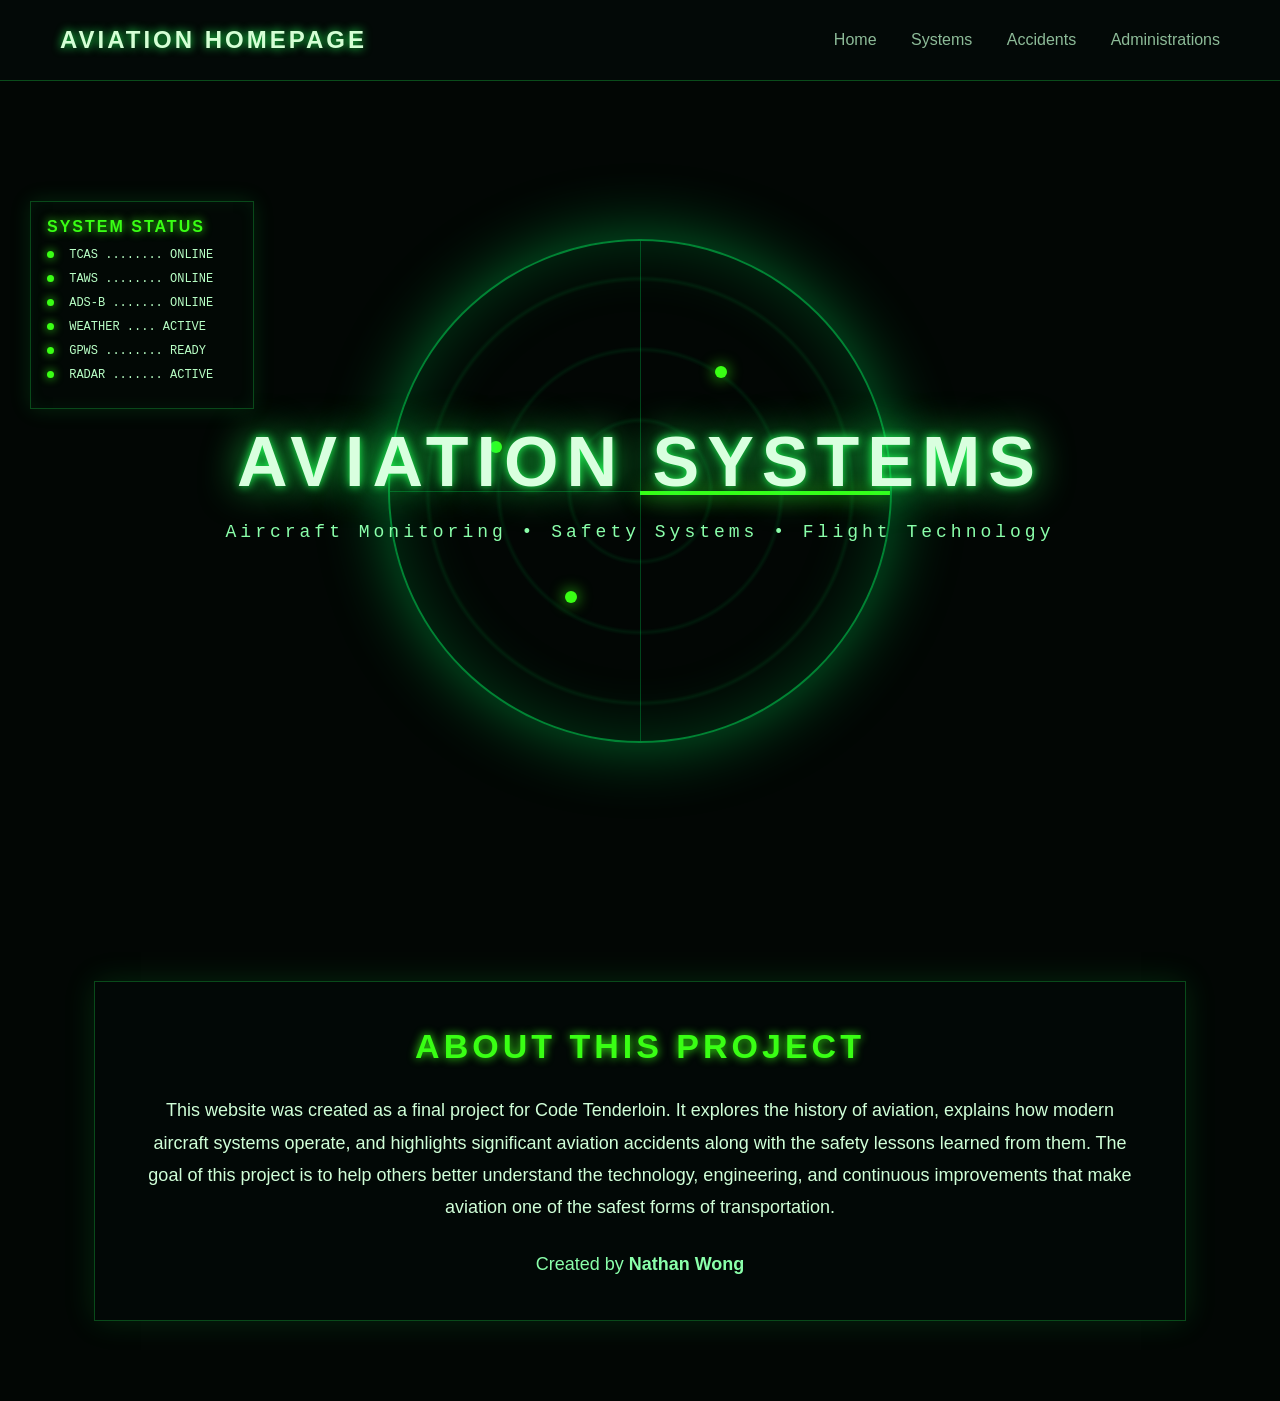
<file: index.html>
<!DOCTYPE html>
<html>

<head>
<title>Aviation</title>
<link rel="stylesheet" href="style.css">
<link rel="icon" type="image/jpeg" href="https://img.icons8.com/ios7/1200/airplane-take-off.jpg">
</head>

<body>

<nav class="navbar">

<div class="logo">
AVIATION HOMEPAGE
</div>

<div class="nav-links">
<a href="index.html">Home</a>
<a href="systems.html">Systems</a>
<a href="accidents.html">Accidents</a>
<a href="organ.html">Administrations</a>
</div>

</nav>


<section class="hero">


<div class="radar">

<div class="sweep"></div>

<div class="blip b1"></div>
<div class="blip b2"></div>
<div class="blip b3"></div>

</div>


<div class="hero-content">

<h1>
AVIATION SYSTEMS
</h1>

<p>
Aircraft Monitoring • Safety Systems • Flight Technology
</p>

</div>



<div class="status-panel">

<h2>
SYSTEM STATUS
</h2>


<div class="status-item">
<span class="dot online"></span>
TCAS ........ ONLINE
</div>


<div class="status-item">
<span class="dot online"></span>
TAWS ........ ONLINE
</div>


<div class="status-item">
<span class="dot online"></span>
ADS-B ....... ONLINE
</div>


<div class="status-item">
<span class="dot online"></span>
WEATHER .... ACTIVE
</div>


<div class="status-item">
<span class="dot online"></span>
GPWS ........ READY
</div>


<div class="status-item">
<span class="dot online"></span>
RADAR ....... ACTIVE
</div>


</div>


</section>



<section class="about-section">

<h2>
ABOUT THIS PROJECT
</h2>


<p>
This website was created as a final project for Code Tenderloin. It explores the history of aviation, explains how modern aircraft systems operate, and highlights significant aviation accidents along with the safety lessons learned from them. The goal of this project is to help others better understand the technology, engineering, and continuous improvements that make aviation one of the safest forms of transportation.
</p>


<div class="creator">
Created by <strong>Nathan Wong</strong>
</div>


</section>



<script>

let systems=document.querySelectorAll(".status-item");

let names=[
"TCAS ........ ONLINE",
"TAWS ........ ONLINE",
"ADS-B ....... ONLINE",
"WEATHER .... ACTIVE",
"GPWS ........ READY",
"RADAR ....... ACTIVE"
];


setInterval(()=>{

let random=Math.floor(Math.random()*systems.length);

systems[random].innerHTML =
'<span class="dot warning"></span> SYSTEM .... WARNING';


setTimeout(()=>{

systems[random].innerHTML =
'<span class="dot online"></span>'+names[random];

},4000);


},8000);


</script>


</body>

</html>
</file>
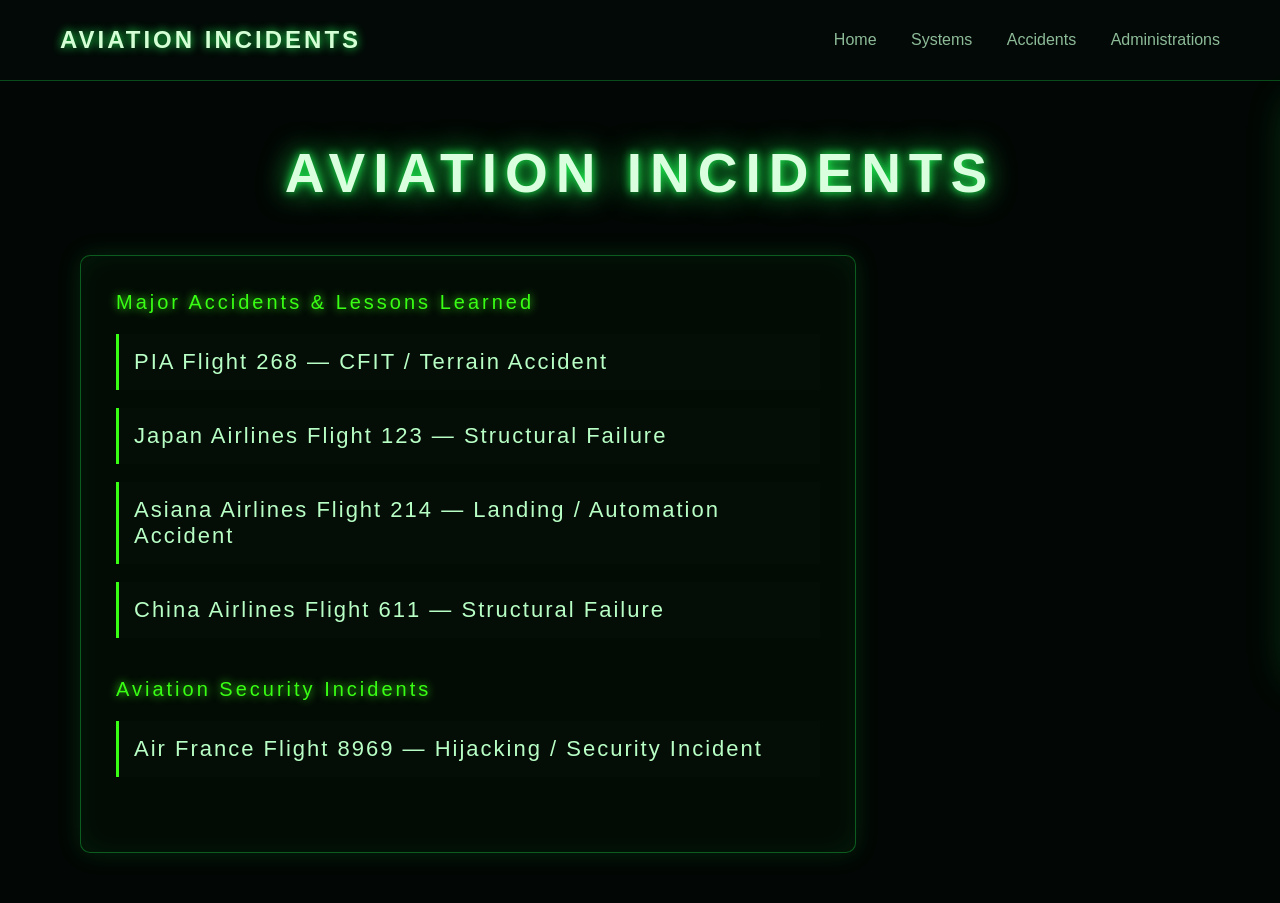
<file: accidents.html>
<!DOCTYPE html>
<html>
<head>
<title>Aviation Incidents</title>
<link rel="stylesheet" href="accidents.css">
<link rel="icon" type="image/jpeg" href="https://img.icons8.com/ios7/1200/airplane-take-off.jpg">
</head>

<body>

<nav class="navbar">
<div class="logo">
AVIATION INCIDENTS
</div>

<div class="nav-links">
<a href="index.html">Home</a>
<a href="systems.html">Systems</a>
<a href="accidents.html">Accidents</a>
<a href="organ.html">Administrations</a>
</div>
</nav>

<h1 class="title">
AVIATION INCIDENTS
</h1>

<div class="accident-box">

<div class="category-title">
Major Accidents & Lessons Learned
</div>

<div class="accident-grid">

<div class="accident-item" onclick="openAccident('PIA Flight 268')">
PIA Flight 268 — CFIT / Terrain Accident
</div>

<div class="accident-item" onclick="openAccident('Japan Airlines Flight 123')">
Japan Airlines Flight 123 — Structural Failure
</div>

<div class="accident-item" onclick="openAccident('Asiana Flight 214')">
Asiana Airlines Flight 214 — Landing / Automation Accident
</div>

<div class="accident-item" onclick="openAccident('China Airlines Flight 611')">
China Airlines Flight 611 — Structural Failure
</div>

</div>

<div class="category-title">
Aviation Security Incidents
</div>

<div class="accident-grid">

<div class="accident-item" onclick="openAccident('Air France 8969')">
Air France Flight 8969 — Hijacking / Security Incident
</div>

</div>

</div>

<div id="accident-panel">

<button id="close-btn" onclick="closeAccident()">✕</button>

<h2 id="accident-title">
Select an Incident
</h2>

<p id="accident-text">
Click an incident to view details.
</p>

</div>


<script>

function openAccident(accident){

let title=document.getElementById("accident-title");
let text=document.getElementById("accident-text");
let panel=document.getElementById("accident-panel");

panel.classList.add("show");

let information={

"PIA Flight 268":

`
<b>PIA Flight 268 (1992) — CFIT / Terrain Accident</b><br><br>

<b>Aircraft:</b><br>
Airbus A300B4-203

<br><br>

<b>Date:</b><br>
September 28, 1992

<br><br>

<b>Route:</b><br>
Karachi, Pakistan → Kathmandu, Nepal

<br><br>

<b>Survivors:</b><br>
0

<br><br>

<b>Flight Crew:</b><br>
Captain: Iftikhar Janjua<br>
First Officer: Hassan Akhtar<br>
Flight Engineer: Muhammad Ashraf

<br><br>


<b>Fatalities:</b><br>
167 and crew members

<br><br>

<b>Category:</b><br>
Controlled Flight Into Terrain (CFIT)

<br><br>

<b>What Happened:</b><br>
Pakistan International Airlines Flight 268 was approaching Kathmandu International Airport, one of the world's most challenging airports because of the surrounding Himalayan terrain.

<br><br>

The Airbus A300 was performing a step-down approach where the aircraft had to descend at specific points while maintaining safe terrain clearance.

<br><br>

During the approach, the aircraft descended below the required altitude and continued toward rising terrain. The aircraft was operating normally, but the crew did not recognize the danger in time.

<br><br>

The aircraft struck a mountain south of Kathmandu Airport, killing everyone onboard.

<br><br>

<b>Cause:</b><br>
Incorrect altitude management, challenging terrain, and limited terrain awareness technology.

<br><br>

<b>Related Systems:</b><br>
GPWS, TAWS, EGPWS

<br><br>

<b>Lesson Learned:</b><br>
The accident showed the importance of terrain warning systems. Modern EGPWS uses GPS, terrain databases, and aircraft data to provide earlier warnings about dangerous terrain.
`,


"Asiana Flight 214":

`
<b>Asiana Airlines Flight 214 (2013) — Landing / Automation Accident</b><br><br>

<b>Aircraft:</b><br>
Boeing 777-200ER

<br><br>

<b>Date:</b><br>
July 6, 2013

<br><br>

<b>Route:</b><br>
Seoul, South Korea → San Francisco, United States

<br><br>

<b>Survivors:</b><br>
304

<br><br>

<b>Flight Crew:</b><br>
Captain: Lee Jeong-min (Training Captain)<br>
Captain: Son Dong-jin (Pilot Flying)<br>
First Officer: Lee Kang-kuk

<br><br>

<br><br>

<b>Fatalities:</b><br>
3 passengers

<br><br>

<b>Category:</b><br>
Landing Accident / Automation Management

<br><br>

<b>What Happened:</b><br>
Asiana Airlines Flight 214 was approaching San Francisco International Airport on a clear day when the aircraft became dangerously slow during the final approach.

<br><br>

The crew expected the aircraft's automated systems to help maintain the correct approach speed. However, the aircraft's speed decreased below the safe target, and the pilots did not recognize the problem early enough.

<br><br>

The Boeing 777 approached the runway too low and too slow. During the final seconds before landing, the crew attempted to perform a go-around, but there was not enough time to recover.

<br><br>

The aircraft struck the seawall before the runway, causing the tail section to separate. The aircraft slid across the runway before coming to a stop.

<br><br>

<b>Cause:</b><br>
Loss of airspeed awareness, insufficient monitoring of automation, and delayed decision to perform a go-around.

<br><br>

<b>Related Systems:</b><br>
Autothrottle, Flight Displays, Flight Controls, Stall Warning System

<br><br>

<b>Lesson Learned:</b><br>
The accident reinforced the importance of actively monitoring automation, maintaining manual flying skills, and following stabilized approach procedures.
`,



"Japan Airlines Flight 123":

`
<b>Japan Airlines Flight 123 (1985) — Structural Failure</b><br><br>

<b>Aircraft:</b><br>
Boeing 747SR

<br><br>

<b>Date:</b><br>
August 12, 1985

<br><br>

<b>Route:</b><br>
Tokyo Haneda → Osaka Itami

<br><br>

<b>Survivors:</b><br>
4

<br><br>

<b>Flight Crew:</b><br>
Captain: Masami Takahama<br>
First Officer: Yutaka Sasaki<br>
Flight Engineer: Hiroshi Fukuda

<br><br>

<br><br>

<b>Fatalities:</b><br>
520 passengers and crew

<br><br>

<b>Category:</b><br>
Aircraft Structural Failure

<br><br>

<b>What Happened:</b><br>
Japan Airlines Flight 123 suffered a catastrophic failure shortly after takeoff when the rear pressure bulkhead failed.

<br><br>

The failure caused explosive decompression and destroyed a large section of the aircraft's tail. The damage also severed most hydraulic systems, leaving the pilots with extremely limited control of the aircraft.

<br><br>

The crew fought to control the aircraft for more than 30 minutes using engine power and the remaining control abilities. Despite their efforts, the aircraft eventually crashed into the area of Mount Takamagahara.

<br><br>

Four passengers survived the accident, making it the deadliest single-aircraft accident in aviation history.

<br><br>

<b>Cause:</b><br>
A previous improper repair caused structural fatigue, weakening the rear pressure bulkhead until it failed during flight.

<br><br>

<b>Related Systems:</b><br>
Aircraft Structure, Hydraulic Systems, Flight Controls, Maintenance Systems

<br><br>

<b>Lesson Learned:</b><br>
The accident changed aircraft maintenance standards worldwide and increased focus on structural inspections, repair quality, and fatigue prevention.
`,


"China Airlines Flight 611":

`
<b>China Airlines Flight 611 (2002) — Structural Failure</b><br><br>

<b>Aircraft:</b><br>
Boeing 747-209B

<br><br>

<b>Date:</b><br>
May 25, 2002

<br><br>

<b>Route:</b><br>
Taipei, Taiwan → Hong Kong

<br><br>

<b>Survivors:</b><br>
0

<br><br>

<b>Flight Crew:</b><br>
Captain: Yi Ching-Fong<br>
First Officer: Shieh Yea-Shyong<br>
Flight Engineer: Chao Sen-Kuo

<br><br>

<br><br>

<b>Fatalities:</b><br>
225 passengers and crew

<br><br>

<b>Category:</b><br>
Aircraft Structural Failure / Maintenance Failure

<br><br>

<b>What Happened:</b><br>
China Airlines Flight 611 was cruising over the Taiwan Strait when the aircraft suddenly broke apart in mid-air.

<br><br>

The Boeing 747 had been operating normally before the accident. Investigators discovered that a previous tail strike incident years earlier had caused improper repairs to the aircraft's rear fuselage.

<br><br>

Over time, metal fatigue developed around the repaired area. The damage slowly spread until the aircraft structure could no longer withstand normal flight loads.

<br><br>

The aircraft separated at cruising altitude, causing all sections of the aircraft to fall into the ocean.

<br><br>

<b>Cause:</b><br>
Structural failure caused by metal fatigue from improper previous repairs.

<br><br>

<b>Related Systems:</b><br>
Aircraft Structure, Maintenance Systems, Structural Inspection

<br><br>

<b>Lesson Learned:</b><br>
The accident highlighted the importance of accurate maintenance records, proper repairs, and detailed inspections of aging aircraft structures.
`,



"Air France 8969":

`
<b>Air France Flight 8969 (1994) — Hijacking / Security Incident</b><br><br>

<b>Aircraft:</b><br>
Airbus A300B2-1C

<br><br>

<b>Date:</b><br>
December 24, 1994

<br><br>

<b>Route:</b><br>
Algiers, Algeria → Marseille, France

<br><br>



<b>Survivors:</b><br>
217 passengers and crew

<br><br>

<b>Flight Crew:</b><br>
Captain: Alain Bacos<br>
First Officer: Denis Allex<br>
Flight Engineer: Claude Valette

<br><br>

<b>Fatalities:</b><br>
3 passengers

<br><br>

<b>Category:</b><br>
Aviation Security / Aircraft Hijacking

<br><br>

<b>What Happened:</b><br>
Air France Flight 8969 was preparing to depart Algiers when four armed hijackers took control of the Airbus A300.

<br><br>

The hijackers held passengers and crew hostage for several hours while negotiations took place. The situation became increasingly dangerous as the attackers threatened to destroy the aircraft.

<br><br>

The aircraft was eventually moved to Marseille, France. French special forces from the GIGN prepared a rescue operation after determining that negotiations were no longer effective.

<br><br>

During the assault, the flight crew helped protect passengers and assisted authorities while the aircraft was secured. The operation successfully ended the hijacking and saved most people onboard.

<br><br>

<b>Cause:</b><br>
A deliberate terrorist hijacking attempt.

<br><br>

<b>Related Systems:</b><br>
Cockpit Security, Emergency Procedures, Airport Security

<br><br>

<b>Lesson Learned:</b><br>
The incident improved aviation security procedures, hijacking response planning, and cooperation between airlines, airports, and law enforcement.
`

};



title.innerHTML = accident;

text.innerHTML = information[accident];

}



function closeAccident(){

document.getElementById("accident-panel").classList.remove("show");

}

</script>

</body>

</html>
</file>
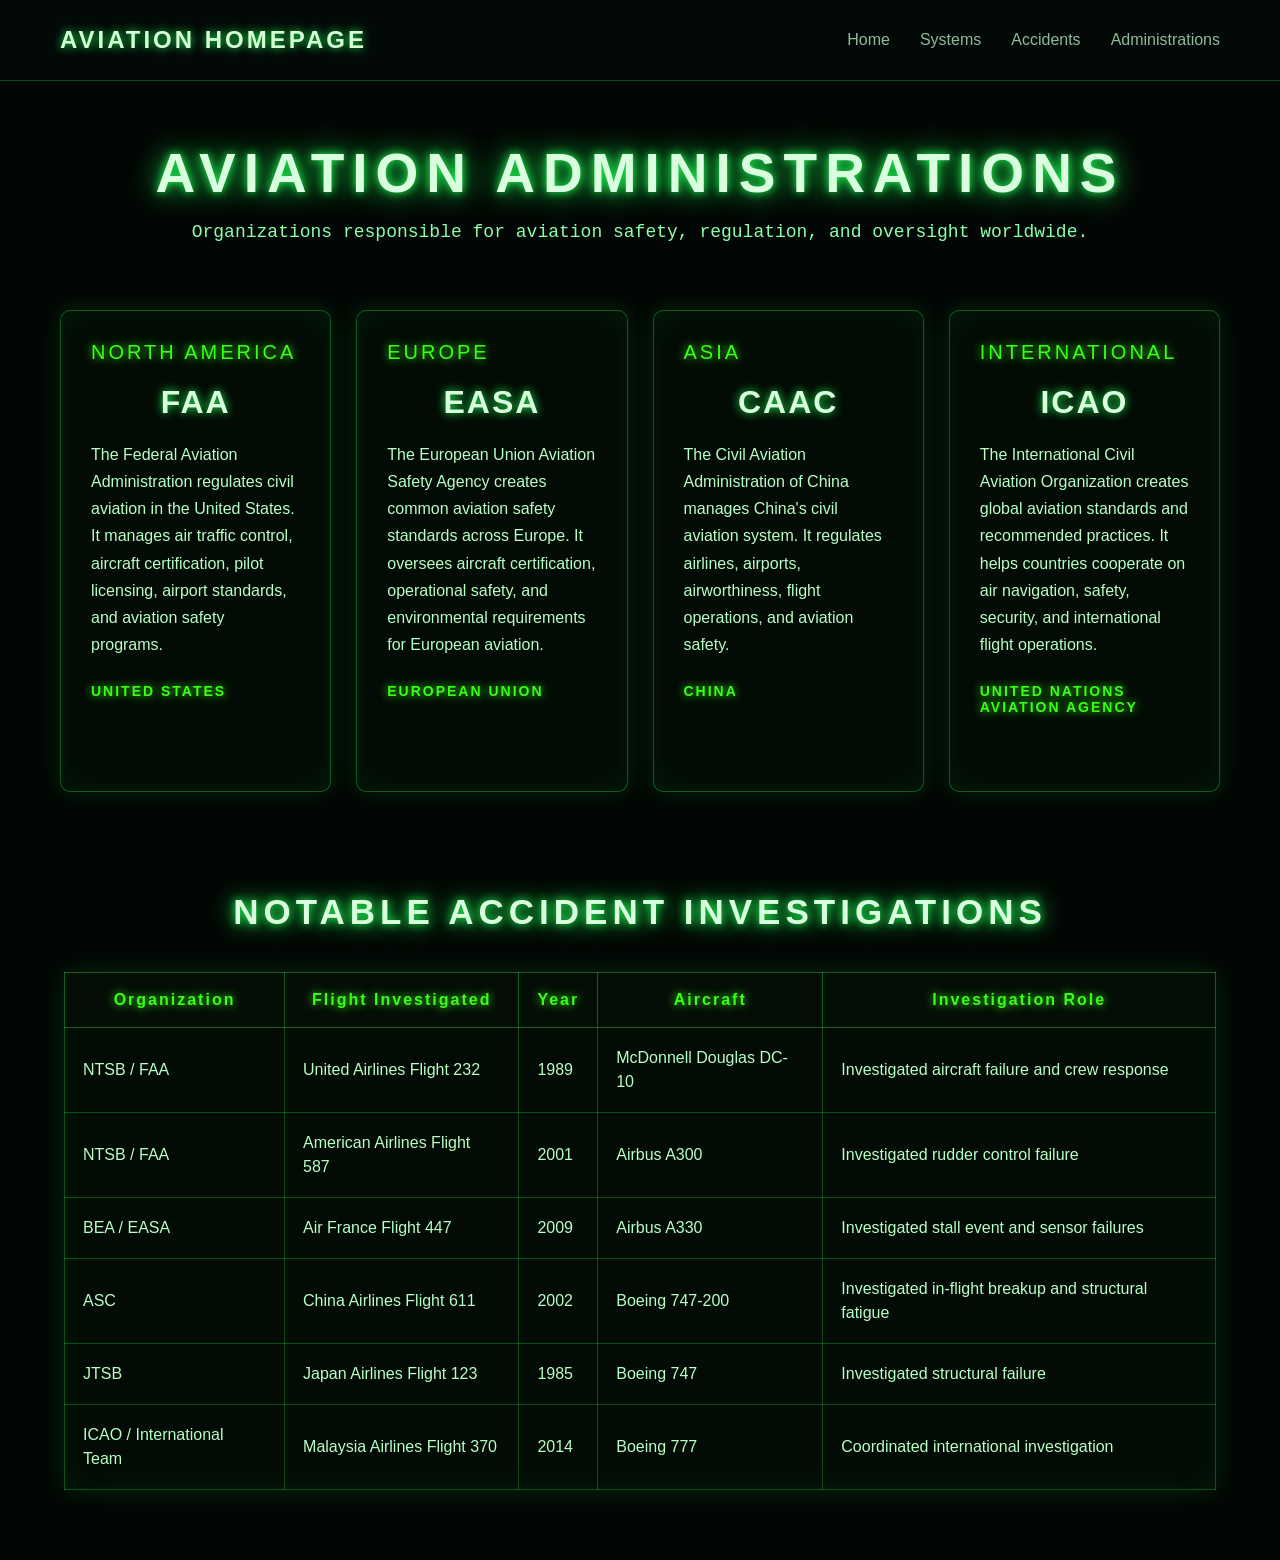
<file: organ.html>
<!DOCTYPE html>
<html>

<head>
<title>Aviation Administrations</title>
<link rel="stylesheet" href="organ.css">
<link rel="icon" type="image/jpeg" href="https://img.icons8.com/ios7/1200/airplane-take-off.jpg">
</head>

<body>

<nav class="navbar">

<div class="logo">
AVIATION HOMEPAGE
</div>

<div class="nav-links">
<a href="index.html">Home</a>
<a href="systems.html">Systems</a>
<a href="accidents.html">Accidents</a>
<a href="organ.html">Administrations</a>
</div>

</nav>


<h1 class="title">
AVIATION ADMINISTRATIONS
</h1>


<p class="page-description">
Organizations responsible for aviation safety, regulation, and oversight worldwide.
</p>



<div class="admin-container">


<div class="admin-box">

<div class="region-title">
NORTH AMERICA
</div>

<div class="admin-name">
FAA
</div>

<p class="admin-text">
The Federal Aviation Administration regulates civil aviation in the United States.
It manages air traffic control, aircraft certification, pilot licensing, airport standards,
and aviation safety programs.
</p>

<div class="info-line">
UNITED STATES
</div>

</div>





<div class="admin-box">

<div class="region-title">
EUROPE
</div>

<div class="admin-name">
EASA
</div>

<p class="admin-text">
The European Union Aviation Safety Agency creates common aviation safety standards
across Europe. It oversees aircraft certification, operational safety, and environmental
requirements for European aviation.
</p>

<div class="info-line">
EUROPEAN UNION
</div>

</div>





<div class="admin-box">

<div class="region-title">
ASIA
</div>

<div class="admin-name">
CAAC
</div>

<p class="admin-text">
The Civil Aviation Administration of China manages China's civil aviation system.
It regulates airlines, airports, airworthiness, flight operations, and aviation safety.
</p>

<div class="info-line">
CHINA
</div>

</div>





<div class="admin-box">

<div class="region-title">
INTERNATIONAL
</div>

<div class="admin-name">
ICAO
</div>

<p class="admin-text">
The International Civil Aviation Organization creates global aviation standards
and recommended practices. It helps countries cooperate on air navigation,
safety, security, and international flight operations.
</p>

<div class="info-line">
UNITED NATIONS AVIATION AGENCY
</div>

</div>


</div>




<h2 class="table-title">
NOTABLE ACCIDENT INVESTIGATIONS
</h2>


<table class="aviation-table">

<tr>
<th>Organization</th>
<th>Flight Investigated</th>
<th>Year</th>
<th>Aircraft</th>
<th>Investigation Role</th>
</tr>


<tr>
<td>NTSB / FAA</td>
<td>United Airlines Flight 232</td>
<td>1989</td>
<td>McDonnell Douglas DC-10</td>
<td>Investigated aircraft failure and crew response</td>
</tr>


<tr>
<td>NTSB / FAA</td>
<td>American Airlines Flight 587</td>
<td>2001</td>
<td>Airbus A300</td>
<td>Investigated rudder control failure</td>
</tr>


<tr>
<td>BEA / EASA</td>
<td>Air France Flight 447</td>
<td>2009</td>
<td>Airbus A330</td>
<td>Investigated stall event and sensor failures</td>
</tr>


<tr>
<td>ASC</td>
<td>China Airlines Flight 611</td>
<td>2002</td>
<td>Boeing 747-200</td>
<td>Investigated in-flight breakup and structural fatigue</td>
</tr>


<tr>
<td>JTSB</td>
<td>Japan Airlines Flight 123</td>
<td>1985</td>
<td>Boeing 747</td>
<td>Investigated structural failure</td>
</tr>


<tr>
<td>ICAO / International Team</td>
<td>Malaysia Airlines Flight 370</td>
<td>2014</td>
<td>Boeing 777</td>
<td>Coordinated international investigation</td>
</tr>


</table>


</body>
</html>
</file>
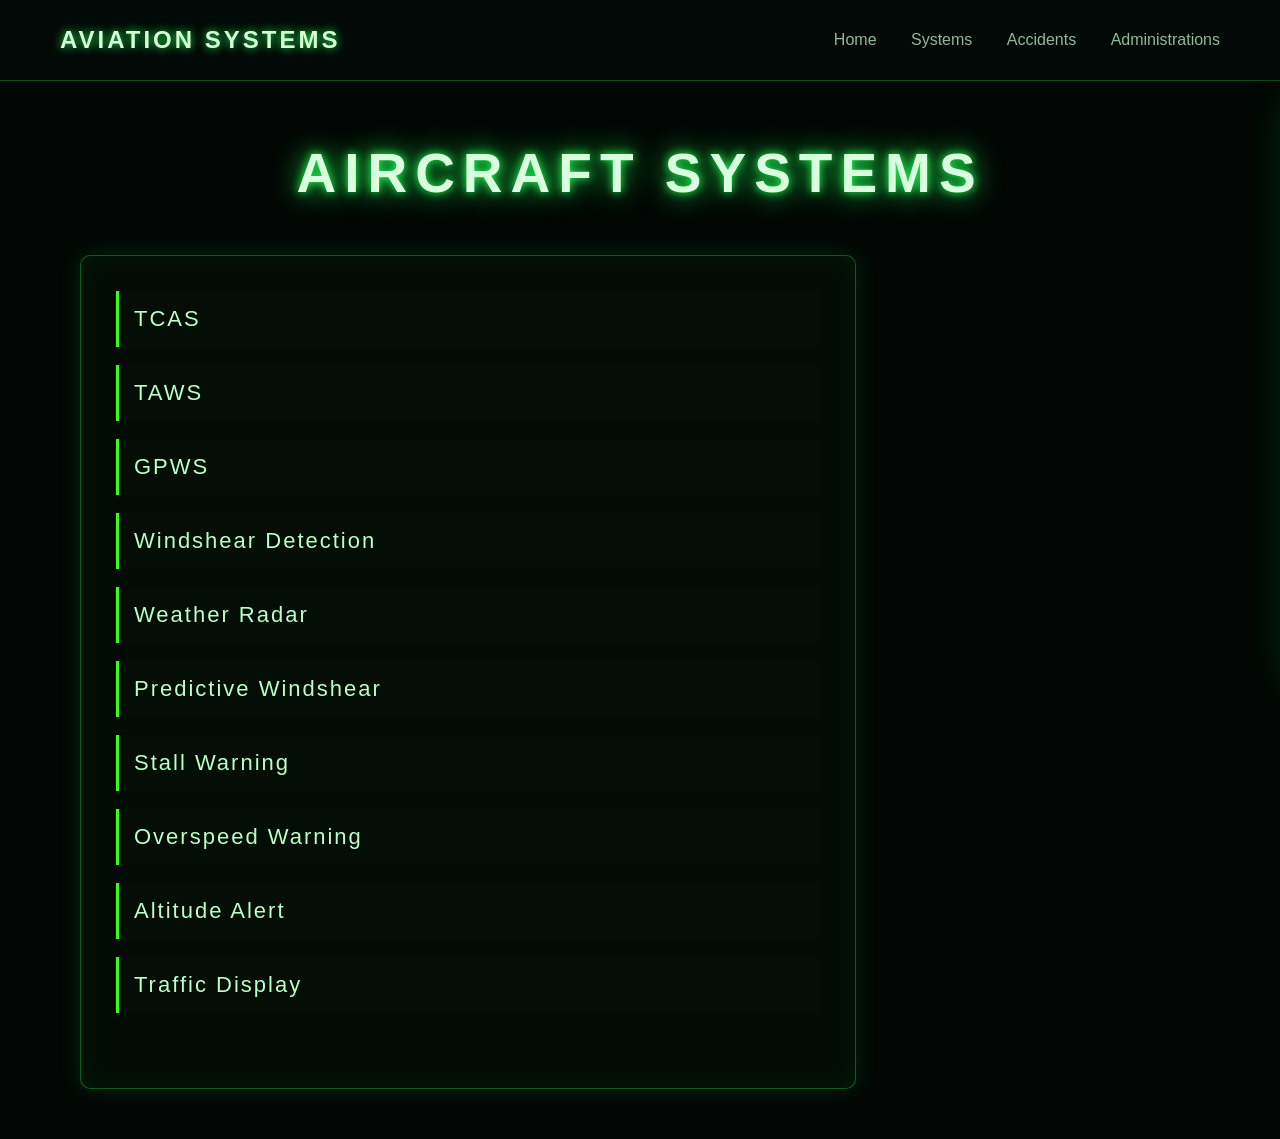
<file: systems.html>
<!DOCTYPE html>
<html>

<head>

    <title>Aircraft Systems</title>

    <link rel="stylesheet" href="systems.css">
    <link rel="icon" type="image/jpeg" href="https://img.icons8.com/ios7/1200/airplane-take-off.jpg">

</head>


<body>


<nav class="navbar">

    <div class="logo">
        AVIATION SYSTEMS
    </div>


    <div class="nav-links">

        <a href="index.html">Home</a>
        <a href="systems.html">Systems</a>
        <a href="accidents.html">Accidents</a>
        <a href="organ.html">Administrations</a>
    </div>

</nav>




<h1 class="title">
    AIRCRAFT SYSTEMS
</h1>

<div class="system-box">

<div class="system-grid">


    <div class="system-item" onclick="openInfo('TCAS')">
        TCAS
    </div>


    <div class="system-item" onclick="openInfo('TAWS')">
        TAWS
    </div>


    <div class="system-item" onclick="openInfo('GPWS')">
        GPWS
    </div>


    <div class="system-item" onclick="openInfo('Windshear Detection')">
        Windshear Detection
    </div>


    <div class="system-item" onclick="openInfo('Weather Radar')">
        Weather Radar
    </div>


    <div class="system-item" onclick="openInfo('Predictive Windshear')">
        Predictive Windshear
    </div>


    <div class="system-item" onclick="openInfo('Stall Warning')">
        Stall Warning
    </div>


    <div class="system-item" onclick="openInfo('Overspeed Warning')">
        Overspeed Warning
    </div>


    <div class="system-item" onclick="openInfo('Altitude Alert')">
        Altitude Alert
    </div>


    <div class="system-item" onclick="openInfo('Traffic Display')">
        Traffic Display
    </div>


</div>

</div>


<div id="info-panel">

<button id="close-btn" onclick="closeInfo()">✕</button>


<h2 id="info-title">
    Select a System
</h2>


<p id="info-text">
    Click a system to view information.
</p>


</div>

<script>

function openInfo(system) {

    let title = document.getElementById("info-title");
    let text = document.getElementById("info-text");
    let panel = document.getElementById("info-panel");

    panel.classList.add("show");

    let information = {

        "TCAS":

        `
        <b>Traffic Collision Avoidance System (TCAS)</b><br><br>

        TCAS is an onboard safety system that helps prevent mid-air collisions. It works independently from Air Traffic Control by communicating with nearby aircraft through their transponders. Every second, TCAS calculates the position, altitude, speed, and direction of surrounding aircraft to determine whether they pose a collision risk.

        <br><br>

        When another aircraft enters a protected zone, TCAS first issues a <b>Traffic Advisory (TA)</b>. This alerts the pilots that another aircraft requires their attention, but no maneuver is required yet.

        <br><br>

        If the aircraft continue toward each other and a collision becomes possible, TCAS issues a <b>Resolution Advisory (RA)</b>. An RA gives a clear vertical command such as:

        <br><br>

        • CLIMB<br>
        • DESCEND<br>
        • MAINTAIN VERTICAL SPEED

        <br><br>

        Modern TCAS systems coordinate with each other automatically. If one aircraft is told to climb, the other receives a command to descend, ensuring both aircraft do not maneuver in the same direction.

        <br><br>

        <b>Golden Rule:</b><br>

        Pilots always follow a TCAS Resolution Advisory immediately, even if it conflicts with an Air Traffic Control instruction. Once the conflict has ended, the crew informs ATC and returns to their assigned clearance.
        `,



        "TAWS":

        `
        <b>Terrain Awareness and Warning System (TAWS)</b><br><br>

        TAWS is designed to prevent Controlled Flight Into Terrain (CFIT), where a perfectly functioning aircraft unintentionally flies into the ground, mountains, or obstacles. It constantly compares the aircraft's location with a detailed terrain database.

        <br><br>

        The system uses information from GPS, altitude, airspeed, vertical speed, and aircraft configuration to predict whether the current flight path will become unsafe.

        <br><br>

        If danger is detected, TAWS warns the pilots with voice alerts such as:

        <br><br>

        • TERRAIN AHEAD<br>
        • TERRAIN, TERRAIN<br>
        • PULL UP

        <br><br>

        TAWS is especially important during night operations, poor weather, low visibility, and flights through mountainous terrain. It provides pilots with valuable time to climb away from terrain before an accident can occur.
        `,



        "GPWS":

        `
        <b>Ground Proximity Warning System (GPWS)</b><br><br>

        GPWS was developed before TAWS and warns pilots when the aircraft is dangerously close to the ground. Unlike TAWS, traditional GPWS does not use GPS or terrain databases. Instead, it monitors the aircraft's altitude and flight performance in real time.

        <br><br>

        GPWS watches factors such as radio altitude, descent rate, terrain closure rate, and aircraft configuration. If unsafe conditions are detected, the system immediately alerts the crew.

        <br><br>

        Common GPWS warnings include:

        <br><br>

        • SINK RATE<br>
        • TOO LOW TERRAIN<br>
        • GLIDE SLOPE<br>
        • PULL UP

        <br><br>

        Modern aircraft usually use Enhanced GPWS (EGPWS), which combines GPWS with GPS and terrain databases to provide earlier and more accurate warnings.
        `,
                "Windshear Detection":

        `
        <b>Windshear Detection System</b><br><br>

        Windshear is a sudden change in wind speed or direction over a very short distance. It is one of the most dangerous weather hazards during takeoff and landing because the aircraft has little altitude available to recover.

        <br><br>

        A strong windshear encounter can cause a rapid loss of airspeed, lift, and climb performance. In severe cases, it can make it difficult for the aircraft to continue climbing after takeoff or maintain a safe approach during landing.

        <br><br>

        The Windshear Detection System continuously monitors aircraft performance and atmospheric conditions. If hazardous windshear is detected, it immediately warns the flight crew so they can perform the appropriate escape maneuver.
        `,



        "Weather Radar":

        `
        <b>Weather Radar</b><br><br>

        Aircraft weather radar helps pilots detect dangerous weather ahead of the aircraft. It sends radio waves forward and measures the energy reflected back from precipitation such as rain, snow, and hail.

        <br><br>

        The radar display uses colors to show precipitation intensity. Green usually represents light precipitation, yellow indicates moderate precipitation, and red often indicates heavy precipitation that may contain severe turbulence or thunderstorms.

        <br><br>

        Pilots use weather radar to safely navigate around storms rather than through them. Although it is extremely useful, weather radar cannot reliably detect clear-air turbulence, so pilots also rely on weather reports and forecasts.
        `,



        "Predictive Windshear":

        `
        <b>Predictive Windshear System</b><br><br>

        Predictive Windshear uses the aircraft's weather radar to detect dangerous windshear before the aircraft enters it. This allows pilots to react before the aircraft is affected.

        <br><br>

        The system is active primarily during takeoff, approach, and landing, when windshear poses the greatest risk. If dangerous conditions are detected, the crew may hear alerts such as:

        <br><br>

        • WINDSHEAR AHEAD<br>
        • GO AROUND, WINDSHEAR AHEAD

        <br><br>

        These early warnings provide valuable time for pilots to reject a takeoff or perform a go-around before entering hazardous conditions.
        `,



        "Stall Warning":

        `
        <b>Stall Warning System</b><br><br>

        A stall occurs when the wing exceeds its critical angle of attack and can no longer produce enough lift. Contrary to popular belief, a stall is caused by excessive angle of attack, not simply by flying too slowly.

        <br><br>

        The Stall Warning System monitors angle of attack, airspeed, and aircraft configuration. As the aircraft approaches a stall, it alerts the pilots with warnings such as a stick shaker, audio alerts, or visual indications.

        <br><br>

        These warnings allow the crew to lower the angle of attack and recover before a full aerodynamic stall develops.
        `,



        "Overspeed Warning":

        `
        <b>Overspeed Warning System</b><br><br>

        Every aircraft has certified maximum operating speeds designed to protect the structure and flight controls. The Overspeed Warning System alerts pilots whenever these limits are approached or exceeded.

        <br><br>

        Flying above these limits can place excessive stress on the aircraft and reduce controllability. Pilots must reduce speed immediately to return the aircraft to a safe operating range.

        <br><br>

        The system helps ensure the aircraft always remains within its certified performance envelope.
        `,



        "Altitude Alert":

        `
        <b>Altitude Alert System</b><br><br>

        The Altitude Alert System assists pilots in maintaining assigned altitudes throughout flight. It compares the aircraft's current altitude with the altitude selected by the flight crew.

        <br><br>

        The system provides visual and audible alerts when approaching the selected altitude and again if the aircraft unintentionally deviates from it.

        <br><br>

        These reminders reduce altitude deviations, improve flight accuracy, and help maintain safe separation from other aircraft.
        `,



        "Traffic Display":

        `
        <b>Traffic Display System</b><br><br>

        The Traffic Display provides pilots with a real-time view of nearby aircraft detected by systems such as TCAS. It displays each aircraft's relative position, altitude difference, and whether it is climbing or descending.

        <br><br>

        This greatly improves situational awareness, especially in busy airspace or around major airports. Pilots can quickly understand the traffic picture and anticipate potential conflicts.

        <br><br>

        While the Traffic Display helps pilots monitor surrounding aircraft, TCAS is still responsible for issuing collision avoidance commands whenever required.
        `

    };

    title.innerHTML = system;
    text.innerHTML = information[system];

}

function closeInfo() {

    document.getElementById("info-panel").classList.remove("show");

}

</script>
</file>
<file: style.css>
body{
    margin:0;
    background:#020604;
    color:white;
    font-family:Arial,sans-serif;
    overflow-x:hidden;
    overflow-y:auto;
}

.navbar{
    height:80px;
    display:flex;
    align-items:center;
    justify-content:space-between;
    padding:0 60px;
    background:#030907;
    border-bottom:1px solid #20ff5544;
}

.logo{
    font-size:24px;
    font-weight:bold;
    letter-spacing:3px;
    color:#d5ffd5;
    text-shadow:0 0 10px #20ff55;
}

.nav-links a{
    color:#8dbb98;
    text-decoration:none;
    margin-left:30px;
    transition:.3s;
}

.nav-links a:hover{
    color:white;
    text-shadow:0 0 10px #20ff55;
}

.hero{
    height:calc(100vh - 80px);
    display:flex;
    align-items:center;
    justify-content:center;
    position:relative;
    overflow:hidden;
}

.hero-content{
    text-align:center;
    z-index:5;
}

.hero-content h1{
    margin:0;
    font-size:70px;
    letter-spacing:8px;
    color:#d9ffdf;
    text-shadow:
        0 0 10px #20ff55,
        0 0 40px #20ff55;
}

.hero-content p{
    margin-top:20px;
    color:#8affaa;
    font-family:"Courier New",monospace;
    font-size:18px;
    letter-spacing:4px;
}

.radar{
    position:absolute;
    width:500px;
    height:500px;
    border-radius:50%;
    border:2px solid rgba(0,255,100,.5);
    overflow:hidden;
    background:
        radial-gradient(circle,transparent 19%,rgba(0,255,100,.08) 20%,transparent 21%),
        radial-gradient(circle,transparent 39%,rgba(0,255,100,.08) 40%,transparent 41%),
        radial-gradient(circle,transparent 59%,rgba(0,255,100,.08) 60%,transparent 61%);
    box-shadow:
        0 0 70px rgba(0,255,100,.4),
        inset 0 0 70px rgba(0,255,100,.2);
    z-index:2;
}

.radar::before{
    content:"";
    position:absolute;
    width:100%;
    height:1px;
    background:rgba(0,255,100,.25);
    top:50%;
    left:0;
}

.radar::after{
    content:"";
    position:absolute;
    width:1px;
    height:100%;
    background:rgba(0,255,100,.25);
    left:50%;
    top:0;
}

.sweep{
    position:absolute;
    top:50%;
    left:50%;
    width:50%;
    height:4px;
    background:#39ff14;
    transform-origin:left center;
    animation:scan 4s linear infinite;
    box-shadow:0 0 20px #39ff14;
}

.blip{
    position:absolute;
    width:12px;
    height:12px;
    border-radius:50%;
    background:#39ff14;
    box-shadow:0 0 15px #39ff14;
    animation:blipPulse 2s infinite;
}

.b1{
    top:25%;
    left:65%;
}

.b2{
    top:70%;
    left:35%;
}

.b3{
    top:40%;
    left:20%;
}

.status-panel{
    position:absolute;
    left:30px;
    top:120px;
    width:190px;
    padding:16px;
    background:#030907cc;
    border:1px solid #20ff5544;
    backdrop-filter:blur(8px);
    box-shadow:
        0 0 20px #20ff5522,
        inset 0 0 15px #20ff5511;
    z-index:6;
}

.status-panel h2{
    margin:0 0 12px;
    font-size:16px;
    color:#39ff14;
    letter-spacing:2px;
    text-shadow:0 0 10px #39ff14;
}

.status-item{
    margin:10px 0;
    font-size:12px;
    color:#b8ffc5;
    font-family:"Courier New",monospace;
}

.dot{
    display:inline-block;
    width:7px;
    height:7px;
    border-radius:50%;
    margin-right:8px;
}

.online{
    background:#39ff14;
    box-shadow:0 0 10px #39ff14;
}

.warning{
    background:red;
    box-shadow:0 0 15px red;
    animation:warningPulse .8s infinite;
}

.about-section{
    max-width:1000px;
    margin:80px auto;
    padding:45px;
    background:#030907cc;
    border:1px solid #20ff5544;
    box-shadow:0 0 30px #20ff5522;
    text-align:center;
}

.about-section h2{
    margin-top:0;
    color:#39ff14;
    font-size:34px;
    letter-spacing:4px;
    text-shadow:0 0 10px #39ff14;
}

.about-section p{
    color:#d0ffd8;
    font-size:18px;
    line-height:1.8;
}

.creator{
    margin-top:30px;
    font-size:18px;
    color:#8affaa;
}

@keyframes scan{
    from{
        transform:rotate(0deg);
    }
    to{
        transform:rotate(360deg);
    }
}

@keyframes blipPulse{
    0%,100%{
        opacity:.4;
        transform:scale(1);
    }
    50%{
        opacity:1;
        transform:scale(1.4);
    }
}

@keyframes warningPulse{
    0%,100%{
        opacity:1;
    }
    50%{
        opacity:.3;
    }
}
</file>
<file: accidents.css>
body {
    margin:0;
    background:#020604;
    color:white;
    font-family:Arial, sans-serif;
}

.navbar {
    height:80px;
    display:flex;
    align-items:center;
    justify-content:space-between;
    padding:0 60px;
    background:#030907;
    border-bottom:1px solid #20ff5544;
}

.logo {
    font-size:24px;
    font-weight:bold;
    letter-spacing:3px;
    color:#d5ffd5;
    text-shadow:0 0 10px #20ff55;
}

.nav-links a {
    color:#8dbb98;
    text-decoration:none;
    margin-left:30px;
    transition:.3s;
}

.nav-links a:hover {
    color:white;
    text-shadow:0 0 10px #20ff55;
}

.title {
    text-align:center;
    margin-top:60px;
    font-size:55px;
    letter-spacing:8px;
    color:#d9ffdf;
    text-shadow:
    0 0 10px #20ff55,
    0 0 30px #20ff55;
    animation:fadeIn 1s ease;
}

.page-description {
    text-align:center;
    color:#8affaa;
    margin-top:-20px;
    font-size:18px;
    font-family:"Courier New",monospace;
}


.accident-box {
    width:55%;
    margin:50px 0 50px 80px;
    padding:35px;
    background:#030b05;
    border:1px solid #20ff5555;
    border-radius:10px;
    box-shadow:
    0 0 25px #20ff5522,
    inset 0 0 30px #20ff5511;
    animation:fadeIn 1s ease;
}


.category-title {
    color:#39ff14;
    font-size:20px;
    letter-spacing:3px;
    margin-bottom:20px;
    text-shadow:0 0 10px #39ff14;
}


.accident-grid {
    display:grid;
    grid-template-columns:1fr;
    gap:18px;
    margin-bottom:40px;
}


.accident-item {
    padding:15px;
    background:#050d07;
    border-left:3px solid #39ff14;
    color:#b8ffc5;
    font-size:22px;
    letter-spacing:2px;
    cursor:pointer;
    transition:.3s;
}


.accident-item:hover {
    color:#39ff14;
    transform:translateX(15px);
    text-shadow:0 0 10px #39ff14;
}


#accident-panel {
    position:fixed;
    top:100px;
    right:-500px;
    width:420px;
    height:520px;
    background:#030b05;
    border-left:2px solid #39ff14;
    padding:30px;
    overflow-y:auto;
    transition:.5s;
    box-shadow:-10px 0 40px #20ff5533;
    z-index:20;
}


#accident-panel.show {
    right:0;
}


#close-btn {
    position:absolute;
    top:15px;
    right:20px;
    background:none;
    border:none;
    color:white;
    font-size:25px;
    cursor:pointer;
}


#close-btn:hover {
    color:#39ff14;
    text-shadow:0 0 10px #39ff14;
}


#accident-title {
    color:#39ff14;
    font-size:32px;
    letter-spacing:2px;
    text-shadow:
    0 0 10px #39ff14,
    0 0 20px #39ff14;
}


#accident-text {
    color:#b8ffc5;
    line-height:1.7;
    font-size:16px;
}


#accident-text b {
    color:white;
    text-shadow:0 0 5px #39ff14;
}


@keyframes fadeIn {

from {
    opacity:0;
    transform:translateY(30px);
}

to {
    opacity:1;
    transform:translateY(0);
}

}
</file>
<file: organ.css>
body {
    margin:0;
    background:#020604;
    color:white;
    font-family:Arial, sans-serif;
}

.navbar {
    height:80px;
    display:flex;
    align-items:center;
    justify-content:space-between;
    padding:0 60px;
    background:#030907;
    border-bottom:1px solid #20ff5544;
}

.logo {
    font-size:24px;
    font-weight:bold;
    letter-spacing:3px;
    color:#d5ffd5;
    text-shadow:0 0 10px #20ff55;
}

.nav-links {
    display:flex;
}

.nav-links a {
    color:#8dbb98;
    text-decoration:none;
    margin-left:30px;
    transition:.3s;
}

.nav-links a:hover {
    color:white;
    text-shadow:0 0 10px #20ff55;
}

.title {
    text-align:center;
    margin-top:60px;
    font-size:55px;
    letter-spacing:8px;
    color:#d9ffdf;
    text-shadow:
    0 0 10px #20ff55,
    0 0 30px #20ff55;
    animation:fadeIn 1s ease;
}

.page-description {
    text-align:center;
    color:#8affaa;
    margin-top:-20px;
    font-size:18px;
    font-family:"Courier New",monospace;
}

.admin-container {
    display:grid;
    grid-template-columns:repeat(4,1fr);
    gap:25px;
    padding:50px 60px;
}

.admin-box {
    background:#030b05;
    border:1px solid #20ff5555;
    border-radius:10px;
    padding:30px;
    min-height:420px;
    box-shadow:
    0 0 25px #20ff5522,
    inset 0 0 30px #20ff5511;
    transition:.3s;
    animation:fadeIn 1s ease;
}

.admin-box:hover {
    transform:translateY(-8px);
    border-color:#39ff14;
    box-shadow:
    0 0 35px #20ff5544,
    inset 0 0 30px #20ff5511;
}

.region-title {
    color:#39ff14;
    font-size:20px;
    letter-spacing:3px;
    margin-bottom:20px;
    text-shadow:0 0 10px #39ff14;
}

.admin-name {
    text-align:center;
    font-size:32px;
    font-weight:bold;
    letter-spacing:2px;
    color:#d9ffdf;
    text-shadow:
    0 0 10px #20ff55;
    margin-bottom:20px;
}

.admin-text {
    color:#b8ffc5;
    line-height:1.7;
    font-size:16px;
}

.info-line {
    margin-top:25px;
    color:#39ff14;
    font-size:14px;
    letter-spacing:2px;
    font-weight:bold;
    text-shadow:0 0 10px #39ff14;
}

.table-title {
    text-align:center;
    color:#d9ffdf;
    font-size:35px;
    letter-spacing:5px;
    margin-top:50px;
    text-shadow:
    0 0 10px #20ff55,
    0 0 25px #20ff55;
}

.aviation-table {
    width:90%;
    margin:40px auto 70px auto;
    border-collapse:collapse;
    background:#030b05;
    box-shadow:
    0 0 25px #20ff5522,
    inset 0 0 30px #20ff5511;
}

.aviation-table th {
    color:#39ff14;
    background:#050d07;
    padding:18px;
    border:1px solid #20ff5555;
    letter-spacing:2px;
    text-shadow:0 0 10px #39ff14;
}

.aviation-table td {
    color:#b8ffc5;
    padding:18px;
    border:1px solid #20ff5544;
    line-height:1.5;
}

.aviation-table tr {
    transition:.3s;
}

.aviation-table tr:hover {
    background:#102418;
}

@media(max-width:1200px){

.admin-container {
    grid-template-columns:repeat(2,1fr);
}

}

@media(max-width:700px){

.navbar {
    padding:0 20px;
}

.title {
    font-size:40px;
}

.admin-container {
    grid-template-columns:1fr;
    padding:30px;
}

.aviation-table {
    width:95%;
    font-size:13px;
}

}

@keyframes fadeIn {

from {
    opacity:0;
    transform:translateY(30px);
}

to {
    opacity:1;
    transform:translateY(0);
}

}
</file>
<file: systems.css>
body {
    margin:0;
    background:#020604;
    color:white;
    font-family:Arial, sans-serif;
}

.navbar {
    height:80px;
    display:flex;
    align-items:center;
    justify-content:space-between;
    padding:0 60px;
    background:#030907;
    border-bottom:1px solid #20ff5544;
}

.logo {
    font-size:24px;
    font-weight:bold;
    letter-spacing:3px;
    color:#d5ffd5;
    text-shadow:0 0 10px #20ff55;
}

.nav-links a {
    color:#8dbb98;
    text-decoration:none;
    margin-left:30px;
    transition:.3s;
}

.nav-links a:hover {
    color:white;
    text-shadow:0 0 10px #20ff55;
}

.title {
    text-align:center;
    margin-top:60px;
    font-size:55px;
    letter-spacing:8px;
    color:#d9ffdf;
    text-shadow:
    0 0 10px #20ff55,
    0 0 30px #20ff55;
    animation:fadeIn 1s ease;
}

.page-description {
    text-align:center;
    color:#8affaa;
    margin-top:-20px;
    font-size:18px;
    font-family:"Courier New",monospace;
}

.system-box {
    width:55%;
    margin:50px 0 50px 80px;
    padding:35px;
    background:#030b05;
    border:1px solid #20ff5555;
    border-radius:10px;
    box-shadow:
    0 0 25px #20ff5522,
    inset 0 0 30px #20ff5511;
    animation:fadeIn 1s ease;
}

.system-grid {
    display:grid;
    grid-template-columns:1fr;
    gap:18px;
    margin-bottom:40px;
}

.system-item {
    padding:15px;
    background:#050d07;
    border-left:3px solid #39ff14;
    color:#b8ffc5;
    font-size:22px;
    letter-spacing:2px;
    cursor:pointer;
    transition:.3s;
    animation:fadeIn .8s ease;
}

.system-item:hover {
    color:#39ff14;
    transform:translateX(15px);
    text-shadow:0 0 10px #39ff14;
}

#info-panel {
    position:fixed;
    top:100px;
    right:-500px;
    width:420px;
    height:520px;
    background:#030b05;
    border-left:2px solid #39ff14;
    padding:30px;
    overflow-y:auto;
    transition:.5s;
    box-shadow:-10px 0 40px #20ff5533;
}

#info-panel.show {
    right:0;
}

#close-btn {
    position:absolute;
    top:15px;
    right:20px;
    background:none;
    border:none;
    color:white;
    font-size:25px;
    cursor:pointer;
}

#close-btn:hover {
    color:#39ff14;
    text-shadow:0 0 10px #39ff14;
}

#info-title {
    color:#39ff14;
    font-size:32px;
    letter-spacing:2px;
    text-shadow:
    0 0 10px #39ff14,
    0 0 20px #39ff14;
}

#info-text {
    color:#b8ffc5;
    line-height:1.7;
    font-size:16px;
}

#info-text b {
    color:white;
    text-shadow:0 0 5px #39ff14;
}

@keyframes fadeIn {

from {
    opacity:0;
    transform:translateY(30px);
}

to {
    opacity:1;
    transform:translateY(0);
}

}
</file>
